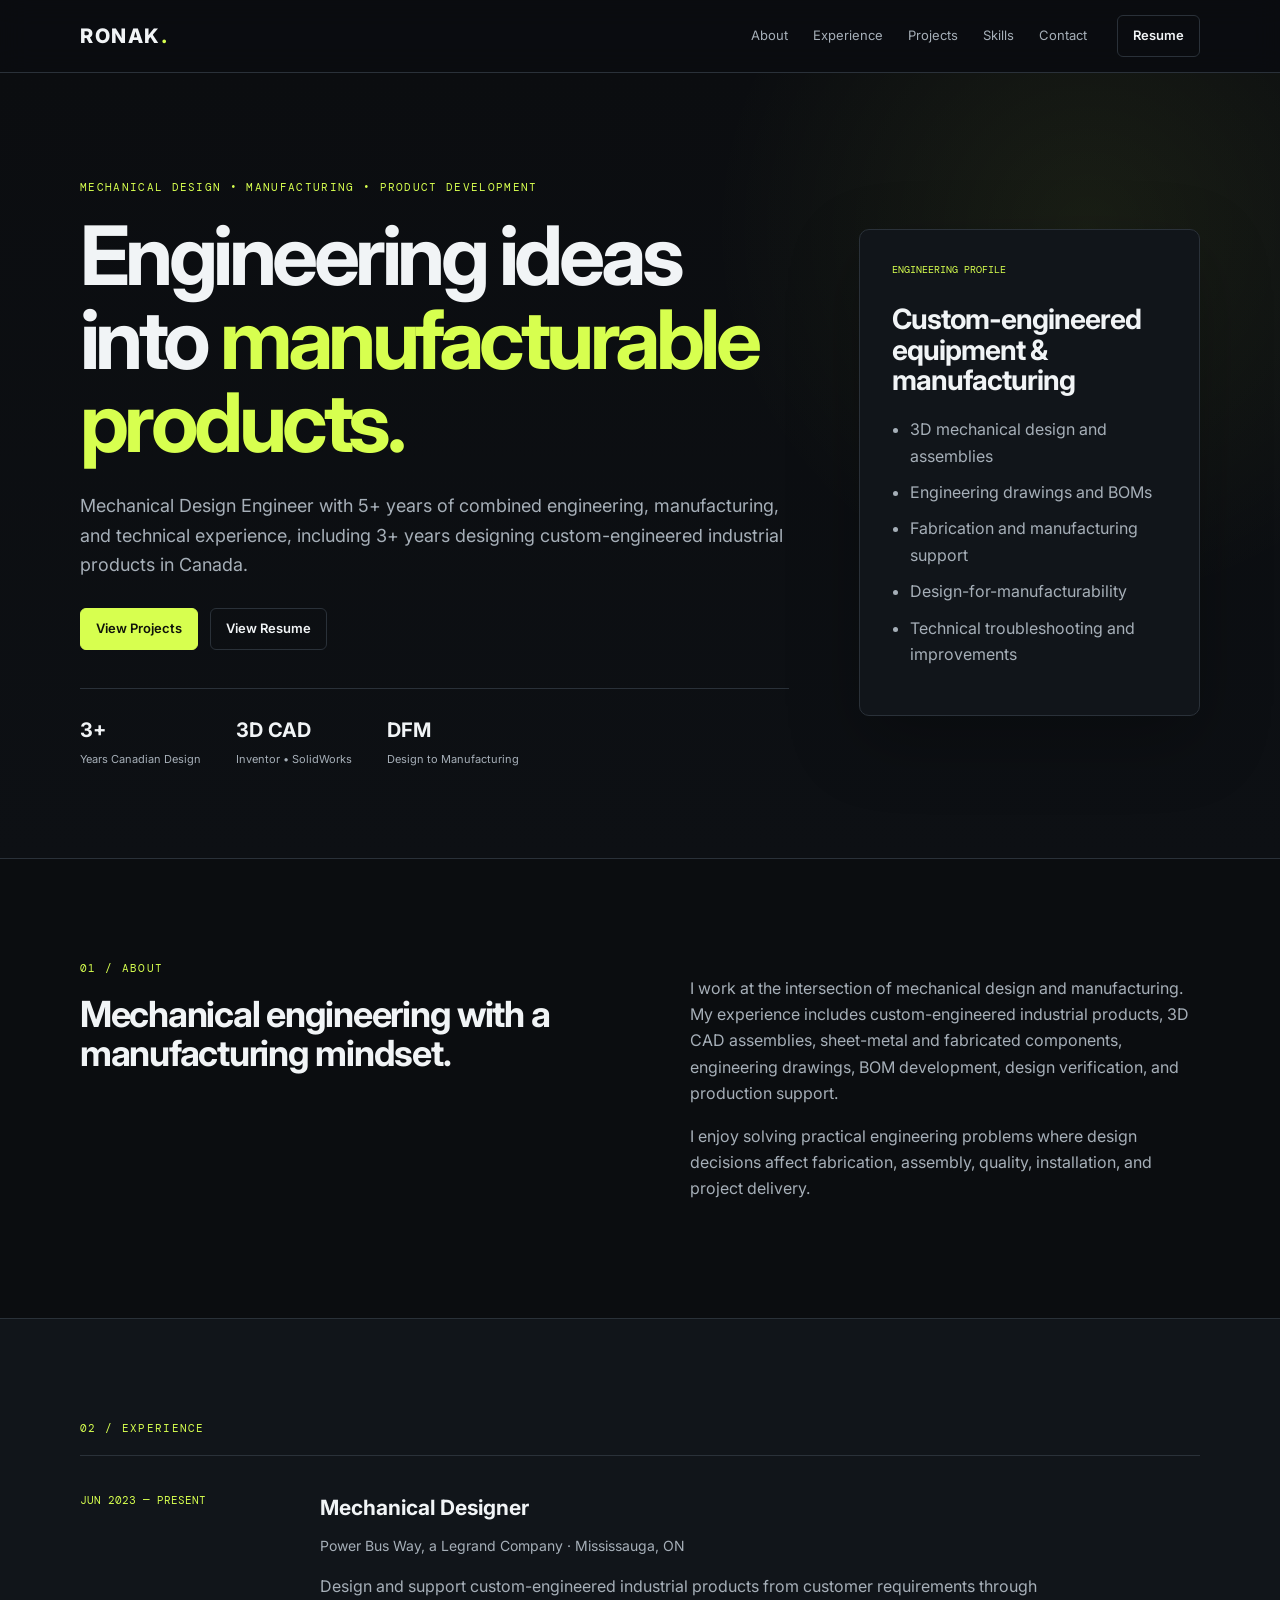
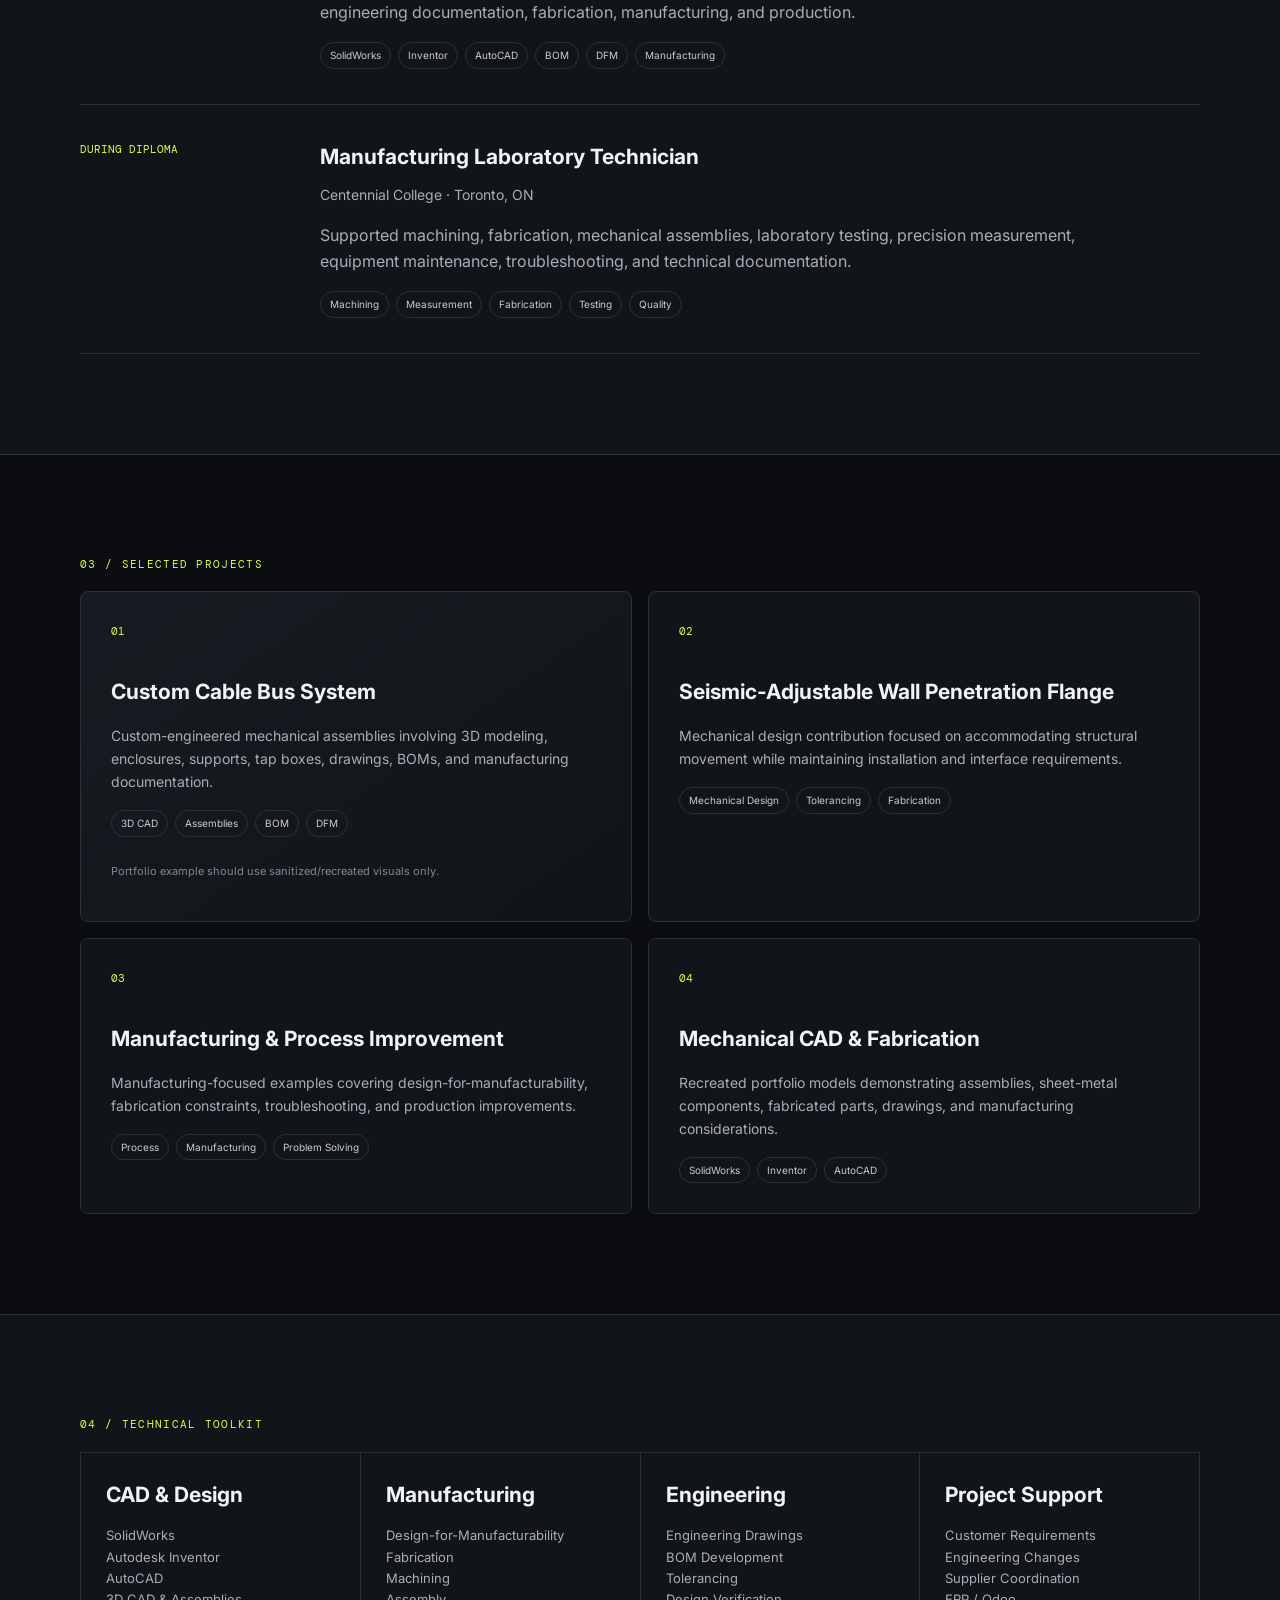
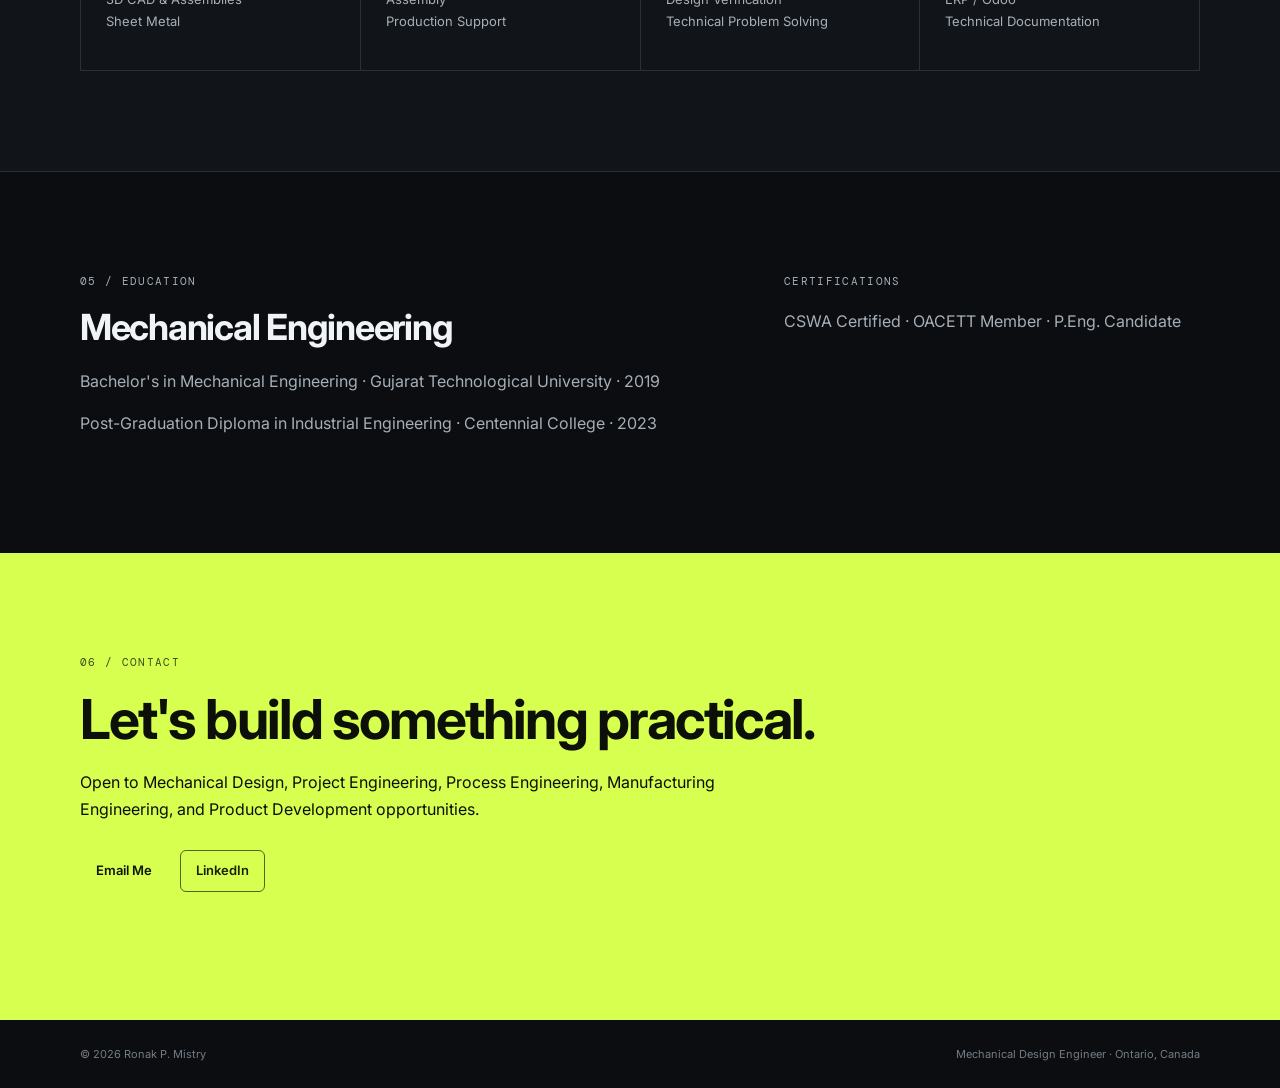
<file: index.html>
<!DOCTYPE html>
<html lang="en">
<head>
  <meta charset="UTF-8">
  <meta name="viewport" content="width=device-width, initial-scale=1.0">
  <meta name="description" content="Ronak P. Mistry - Mechanical Design Engineer portfolio">
  <title>Ronak P. Mistry | Mechanical Design Engineer</title>
  <link rel="stylesheet" href="assets/style.css">
</head>
<body>
<header class="site-header">
  <nav class="nav container">
    <a class="brand" href="#home">RONAK<span>.</span></a>
    <div class="nav-links">
      <a href="#about">About</a>
      <a href="#experience">Experience</a>
      <a href="#projects">Projects</a>
      <a href="#skills">Skills</a>
      <a href="#contact">Contact</a>
    </div>
    <a class="nav-button" href="resume.html">Resume</a>
  </nav>
</header>

<main id="home">
<section class="hero">
  <div class="container hero-grid">
    <div>
      <p class="eyebrow">MECHANICAL DESIGN • MANUFACTURING • PRODUCT DEVELOPMENT</p>
      <h1>Engineering ideas into <span>manufacturable products.</span></h1>
      <p class="hero-copy">
        Mechanical Design Engineer with 5+ years of combined engineering, manufacturing,
        and technical experience, including 3+ years designing custom-engineered industrial
        products in Canada.
      </p>
      <div class="hero-actions">
        <a class="button primary" href="#projects">View Projects</a>
        <a class="button secondary" href="resume.html">View Resume</a>
      </div>
      <div class="quick-stats">
        <div><strong>3+</strong><span>Years Canadian Design</span></div>
        <div><strong>3D CAD</strong><span>Inventor • SolidWorks</span></div>
        <div><strong>DFM</strong><span>Design to Manufacturing</span></div>
      </div>
    </div>
    <div class="hero-card">
      <div class="card-label">ENGINEERING PROFILE</div>
      <h2>Custom-engineered equipment & manufacturing</h2>
      <ul>
        <li>3D mechanical design and assemblies</li>
        <li>Engineering drawings and BOMs</li>
        <li>Fabrication and manufacturing support</li>
        <li>Design-for-manufacturability</li>
        <li>Technical troubleshooting and improvements</li>
      </ul>
    </div>
  </div>
</section>

<section id="about" class="section">
  <div class="container two-col">
    <div>
      <p class="eyebrow">01 / ABOUT</p>
      <h2>Mechanical engineering with a manufacturing mindset.</h2>
    </div>
    <div class="body-copy">
      <p>
        I work at the intersection of mechanical design and manufacturing. My experience
        includes custom-engineered industrial products, 3D CAD assemblies, sheet-metal and
        fabricated components, engineering drawings, BOM development, design verification,
        and production support.
      </p>
      <p>
        I enjoy solving practical engineering problems where design decisions affect
        fabrication, assembly, quality, installation, and project delivery.
      </p>
    </div>
  </div>
</section>

<section id="experience" class="section section-alt">
  <div class="container">
    <p class="eyebrow">02 / EXPERIENCE</p>
    <div class="timeline">
      <article class="timeline-item">
        <div class="timeline-date">JUN 2023 — PRESENT</div>
        <div>
          <h3>Mechanical Designer</h3>
          <p class="company">Power Bus Way, a Legrand Company · Mississauga, ON</p>
          <p>
            Design and support custom-engineered industrial products from customer
            requirements through engineering documentation, fabrication, manufacturing,
            and production.
          </p>
          <div class="tags">
            <span>SolidWorks</span><span>Inventor</span><span>AutoCAD</span>
            <span>BOM</span><span>DFM</span><span>Manufacturing</span>
          </div>
        </div>
      </article>
      <article class="timeline-item">
        <div class="timeline-date">DURING DIPLOMA</div>
        <div>
          <h3>Manufacturing Laboratory Technician</h3>
          <p class="company">Centennial College · Toronto, ON</p>
          <p>
            Supported machining, fabrication, mechanical assemblies, laboratory testing,
            precision measurement, equipment maintenance, troubleshooting, and technical documentation.
          </p>
          <div class="tags">
            <span>Machining</span><span>Measurement</span><span>Fabrication</span>
            <span>Testing</span><span>Quality</span>
          </div>
        </div>
      </article>
    </div>
  </div>
</section>

<section id="projects" class="section">
  <div class="container">
    <p class="eyebrow">03 / SELECTED PROJECTS</p>
    <div class="project-grid">
      <article class="project-card featured">
        <div class="project-number">01</div>
        <h3>Custom Cable Bus System</h3>
        <p>
          Custom-engineered mechanical assemblies involving 3D modeling, enclosures,
          supports, tap boxes, drawings, BOMs, and manufacturing documentation.
        </p>
        <div class="tags"><span>3D CAD</span><span>Assemblies</span><span>BOM</span><span>DFM</span></div>
        <p class="note">Portfolio example should use sanitized/recreated visuals only.</p>
      </article>

      <article class="project-card">
        <div class="project-number">02</div>
        <h3>Seismic-Adjustable Wall Penetration Flange</h3>
        <p>
          Mechanical design contribution focused on accommodating structural movement
          while maintaining installation and interface requirements.
        </p>
        <div class="tags"><span>Mechanical Design</span><span>Tolerancing</span><span>Fabrication</span></div>
      </article>

      <article class="project-card">
        <div class="project-number">03</div>
        <h3>Manufacturing & Process Improvement</h3>
        <p>
          Manufacturing-focused examples covering design-for-manufacturability,
          fabrication constraints, troubleshooting, and production improvements.
        </p>
        <div class="tags"><span>Process</span><span>Manufacturing</span><span>Problem Solving</span></div>
      </article>

      <article class="project-card">
        <div class="project-number">04</div>
        <h3>Mechanical CAD & Fabrication</h3>
        <p>
          Recreated portfolio models demonstrating assemblies, sheet-metal components,
          fabricated parts, drawings, and manufacturing considerations.
        </p>
        <div class="tags"><span>SolidWorks</span><span>Inventor</span><span>AutoCAD</span></div>
      </article>
    </div>
  </div>
</section>

<section id="skills" class="section section-alt">
  <div class="container">
    <p class="eyebrow">04 / TECHNICAL TOOLKIT</p>
    <div class="skills-grid">
      <div class="skill-group"><h3>CAD & Design</h3><p>SolidWorks<br>Autodesk Inventor<br>AutoCAD<br>3D CAD & Assemblies<br>Sheet Metal</p></div>
      <div class="skill-group"><h3>Manufacturing</h3><p>Design-for-Manufacturability<br>Fabrication<br>Machining<br>Assembly<br>Production Support</p></div>
      <div class="skill-group"><h3>Engineering</h3><p>Engineering Drawings<br>BOM Development<br>Tolerancing<br>Design Verification<br>Technical Problem Solving</p></div>
      <div class="skill-group"><h3>Project Support</h3><p>Customer Requirements<br>Engineering Changes<br>Supplier Coordination<br>ERP / Odoo<br>Technical Documentation</p></div>
    </div>
  </div>
</section>

<section class="section">
  <div class="container education">
    <div>
      <p class="eyebrow">05 / EDUCATION</p>
      <h2>Mechanical Engineering</h2>
      <p>Bachelor's in Mechanical Engineering · Gujarat Technological University · 2019</p>
      <p>Post-Graduation Diploma in Industrial Engineering · Centennial College · 2023</p>
    </div>
    <div>
      <p class="eyebrow">CERTIFICATIONS</p>
      <p>CSWA Certified · OACETT Member · P.Eng. Candidate</p>
    </div>
  </div>
</section>

<section id="contact" class="contact-section">
  <div class="container contact-inner">
    <p class="eyebrow">06 / CONTACT</p>
    <h2>Let's build something practical.</h2>
    <p>Open to Mechanical Design, Project Engineering, Process Engineering, Manufacturing Engineering, and Product Development opportunities.</p>
    <div class="hero-actions">
      <a class="button primary" href="mailto:ronak.mistry98@gmail.com">Email Me</a>
      <a class="button secondary" href="https://www.linkedin.com/in/ronak-mistry708/" target="_blank" rel="noopener">LinkedIn</a>
    </div>
  </div>
</section>
</main>

<footer class="footer">
  <div class="container">
    <span>© 2026 Ronak P. Mistry</span>
    <span>Mechanical Design Engineer · Ontario, Canada</span>
  </div>
</footer>
</body>
</html>
</file>
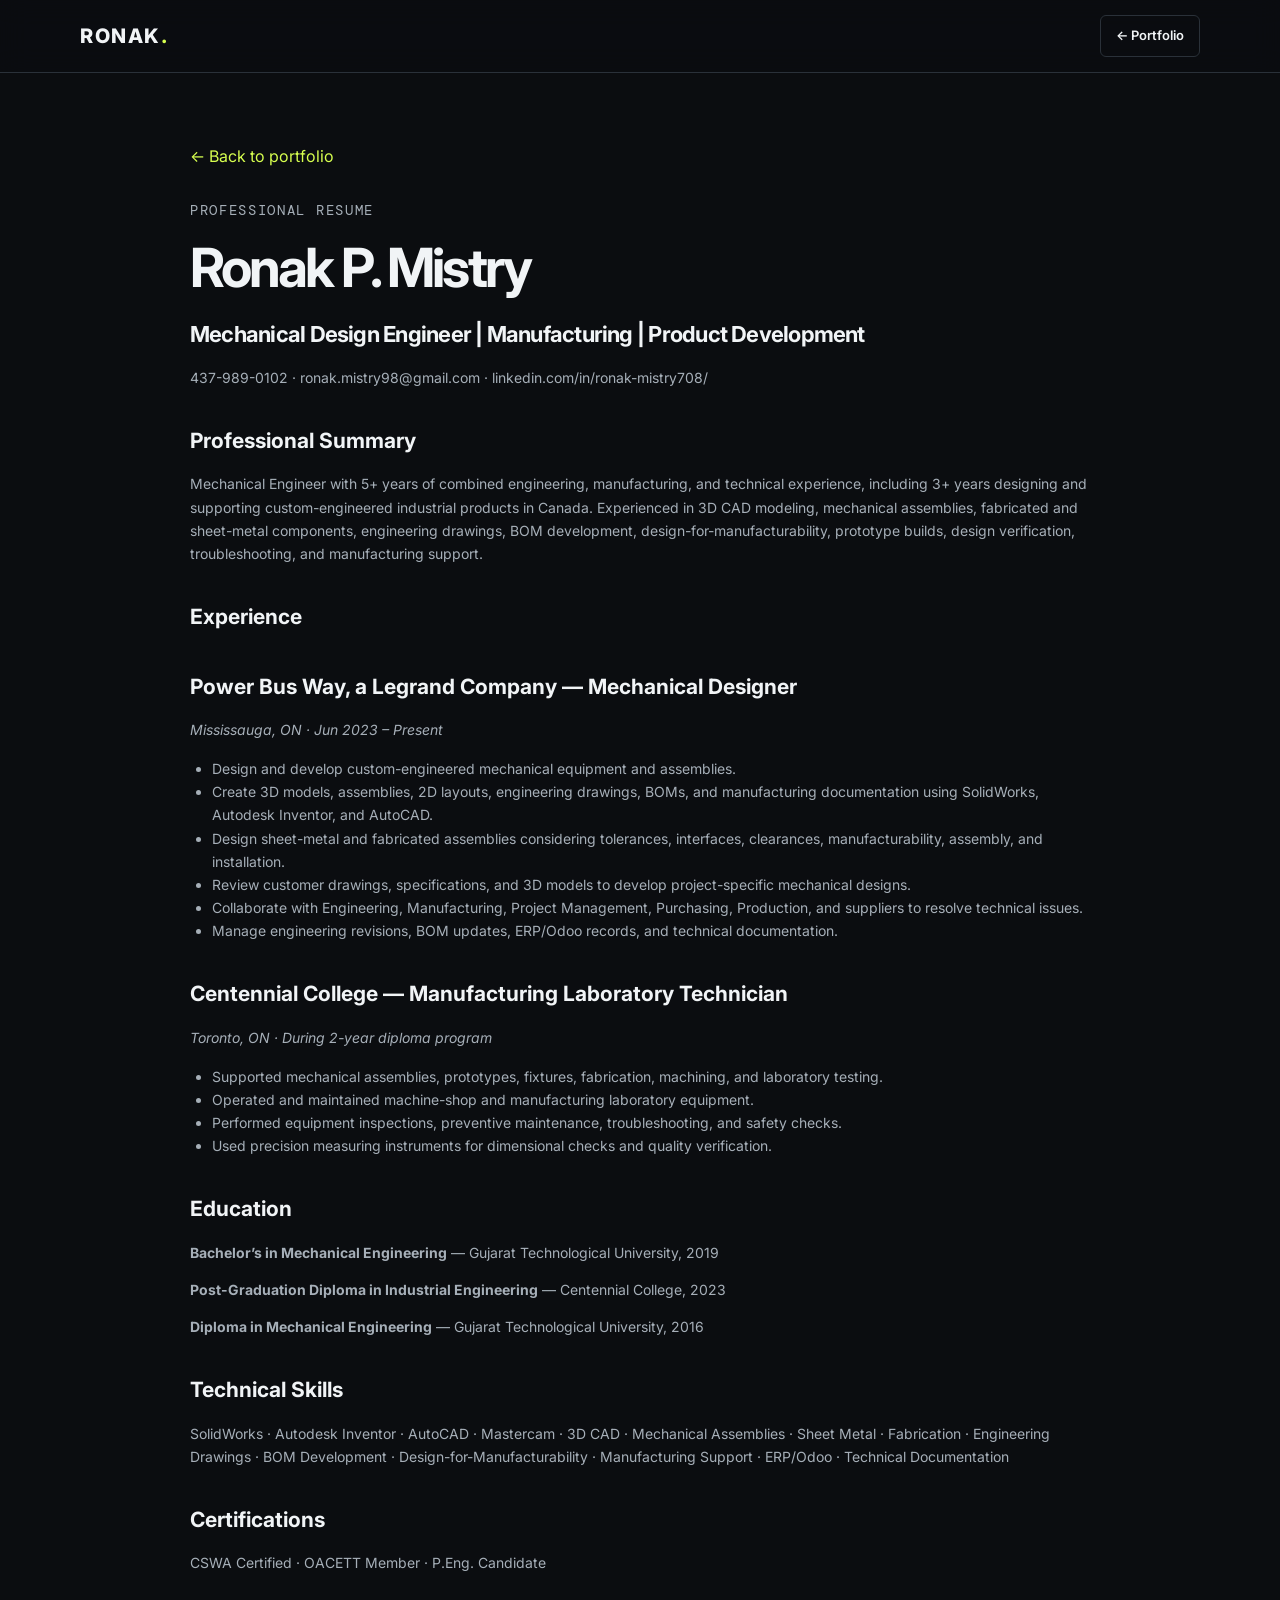
<file: resume.html>
<!DOCTYPE html>
<html lang="en">
<head>
<meta charset="UTF-8"><meta name="viewport" content="width=device-width, initial-scale=1.0">
<title>Ronak P. Mistry | Resume</title><link rel="stylesheet" href="assets/style.css">
<style>.resume{max-width:900px;margin:70px auto}.resume p,.resume li{color:var(--muted);font-size:14px}.resume h3{margin-top:35px}.resume ul{padding-left:22px}.back{display:inline-block;margin-bottom:30px;color:var(--accent)}</style>
</head>
<body>
<header class="site-header"><nav class="nav container"><a class="brand" href="index.html">RONAK<span>.</span></a><a class="nav-button" href="index.html">← Portfolio</a></nav></header>
<main class="resume container">
<a class="back" href="index.html">← Back to portfolio</a>
<p class="eyebrow">PROFESSIONAL RESUME</p>
<h1 style="font-size:54px">Ronak P. Mistry</h1>
<h2 style="font-size:22px">Mechanical Design Engineer | Manufacturing | Product Development</h2>
<p>437-989-0102 · ronak.mistry98@gmail.com · linkedin.com/in/ronak-mistry708/</p>

<h3>Professional Summary</h3>
<p>Mechanical Engineer with 5+ years of combined engineering, manufacturing, and technical experience, including 3+ years designing and supporting custom-engineered industrial products in Canada. Experienced in 3D CAD modeling, mechanical assemblies, fabricated and sheet-metal components, engineering drawings, BOM development, design-for-manufacturability, prototype builds, design verification, troubleshooting, and manufacturing support.</p>

<h3>Experience</h3>
<h3>Power Bus Way, a Legrand Company — Mechanical Designer</h3>
<p><em>Mississauga, ON · Jun 2023 – Present</em></p>
<ul>
<li>Design and develop custom-engineered mechanical equipment and assemblies.</li>
<li>Create 3D models, assemblies, 2D layouts, engineering drawings, BOMs, and manufacturing documentation using SolidWorks, Autodesk Inventor, and AutoCAD.</li>
<li>Design sheet-metal and fabricated assemblies considering tolerances, interfaces, clearances, manufacturability, assembly, and installation.</li>
<li>Review customer drawings, specifications, and 3D models to develop project-specific mechanical designs.</li>
<li>Collaborate with Engineering, Manufacturing, Project Management, Purchasing, Production, and suppliers to resolve technical issues.</li>
<li>Manage engineering revisions, BOM updates, ERP/Odoo records, and technical documentation.</li>
</ul>

<h3>Centennial College — Manufacturing Laboratory Technician</h3>
<p><em>Toronto, ON · During 2-year diploma program</em></p>
<ul>
<li>Supported mechanical assemblies, prototypes, fixtures, fabrication, machining, and laboratory testing.</li>
<li>Operated and maintained machine-shop and manufacturing laboratory equipment.</li>
<li>Performed equipment inspections, preventive maintenance, troubleshooting, and safety checks.</li>
<li>Used precision measuring instruments for dimensional checks and quality verification.</li>
</ul>

<h3>Education</h3>
<p><strong>Bachelor’s in Mechanical Engineering</strong> — Gujarat Technological University, 2019</p>
<p><strong>Post-Graduation Diploma in Industrial Engineering</strong> — Centennial College, 2023</p>
<p><strong>Diploma in Mechanical Engineering</strong> — Gujarat Technological University, 2016</p>

<h3>Technical Skills</h3>
<p>SolidWorks · Autodesk Inventor · AutoCAD · Mastercam · 3D CAD · Mechanical Assemblies · Sheet Metal · Fabrication · Engineering Drawings · BOM Development · Design-for-Manufacturability · Manufacturing Support · ERP/Odoo · Technical Documentation</p>

<h3>Certifications</h3>
<p>CSWA Certified · OACETT Member · P.Eng. Candidate</p>
</main>
</body></html>
</file>
<file: assets/style.css>
@import url('https://fonts.googleapis.com/css2?family=DM+Mono:wght@400;500&family=Inter:wght@400;500;600;700;800&display=swap');

:root{
  --bg:#0b0d10; --surface:#11151a; --surface2:#171c22; --text:#f1f4f6;
  --muted:#a6afb8; --line:#2a3139; --accent:#d7ff4f; --max:1120px;
}
*{box-sizing:border-box}
html{scroll-behavior:smooth}
body{margin:0;background:var(--bg);color:var(--text);font-family:Inter,Arial,sans-serif;line-height:1.65}
a{color:inherit;text-decoration:none}
.container{width:min(calc(100% - 40px),var(--max));margin:auto}
.site-header{position:sticky;top:0;z-index:20;background:rgba(11,13,16,.88);backdrop-filter:blur(14px);border-bottom:1px solid var(--line)}
.nav{height:72px;display:flex;align-items:center;gap:30px}
.brand{font-weight:800;letter-spacing:.08em;font-size:20px;margin-right:auto}
.brand span{color:var(--accent)}
.nav-links{display:flex;gap:25px;font-size:13px;color:var(--muted)}
.nav-links a:hover{color:var(--text)}
.nav-button,.button{border:1px solid var(--line);padding:9px 15px;border-radius:6px;font-size:13px;font-weight:600}
.nav-button:hover,.secondary:hover{border-color:#66717d}
.hero{padding:105px 0 90px;border-bottom:1px solid var(--line);background:
  radial-gradient(circle at 85% 20%,rgba(215,255,79,.07),transparent 30%),
  linear-gradient(180deg,#0b0d10,#0d1014)}
.hero-grid{display:grid;grid-template-columns:1.35fr .65fr;gap:70px;align-items:center}
.eyebrow{font-family:"DM Mono",monospace;font-size:11px;letter-spacing:.12em;color:var(--accent);margin:0 0 18px}
h1{font-size:clamp(45px,7vw,82px);line-height:1.02;letter-spacing:-.055em;margin:0 0 26px;max-width:850px}
h1 span{color:var(--accent)}
h2{font-size:36px;line-height:1.1;letter-spacing:-.035em;margin:0 0 20px}
h3{font-size:21px;margin:0 0 8px}
.hero-copy{font-size:18px;color:var(--muted);max-width:720px}
.hero-actions{display:flex;gap:12px;margin:28px 0}
.primary{background:var(--accent);color:#10130a;border-color:var(--accent)}
.primary:hover{filter:brightness(.94)}
.secondary{background:transparent}
.quick-stats{display:flex;gap:35px;margin-top:38px;padding-top:25px;border-top:1px solid var(--line)}
.quick-stats div{display:flex;flex-direction:column}
.quick-stats strong{font-size:20px}
.quick-stats span{font-size:11px;color:var(--muted);margin-top:3px}
.hero-card{background:var(--surface);border:1px solid var(--line);padding:32px;border-radius:10px;box-shadow:0 25px 70px rgba(0,0,0,.25)}
.card-label{font-family:"DM Mono",monospace;color:var(--accent);font-size:10px;margin-bottom:25px}
.hero-card h2{font-size:28px}
.hero-card ul{padding-left:18px;color:var(--muted)}
.hero-card li{margin:10px 0}
.section{padding:100px 0}
.section-alt{background:var(--surface);border-top:1px solid var(--line);border-bottom:1px solid var(--line)}
.two-col{display:grid;grid-template-columns:1fr 1fr;gap:100px}
.body-copy{color:var(--muted);font-size:16px}
.timeline{border-top:1px solid var(--line)}
.timeline-item{display:grid;grid-template-columns:200px 1fr;gap:40px;padding:35px 0;border-bottom:1px solid var(--line)}
.timeline-date{font-family:"DM Mono",monospace;font-size:11px;color:var(--accent)}
.company{color:var(--muted);margin:0 0 15px;font-size:14px}
.timeline-item p:not(.company){color:var(--muted);max-width:800px}
.tags{display:flex;flex-wrap:wrap;gap:7px;margin-top:17px}
.tags span{border:1px solid var(--line);border-radius:100px;padding:4px 9px;font-size:10px;color:#c5cdd4}
.project-grid{display:grid;grid-template-columns:repeat(2,1fr);gap:16px}
.project-card{min-height:270px;background:var(--surface);border:1px solid var(--line);padding:30px;border-radius:8px;transition:.2s}
.project-card:hover{transform:translateY(-3px);border-color:#4b5661}
.project-card.featured{background:linear-gradient(145deg,#161c21,#101419)}
.project-number{font-family:"DM Mono",monospace;color:var(--accent);font-size:11px;margin-bottom:35px}
.project-card p{color:var(--muted);font-size:14px}
.note{font-size:11px!important;color:#7f8993!important;margin-top:25px}
.skills-grid{display:grid;grid-template-columns:repeat(4,1fr);gap:1px;background:var(--line);border:1px solid var(--line)}
.skill-group{background:var(--surface);padding:25px;min-height:190px}
.skill-group p{color:var(--muted);font-size:13px}
.education{display:grid;grid-template-columns:1.5fr 1fr;gap:80px}
.education p{color:var(--muted)}
.contact-section{padding:100px 0;background:var(--accent);color:#0c1008}
.contact-section .eyebrow{color:#3d4c1a}
.contact-section h2{font-size:55px}
.contact-section p:not(.eyebrow){max-width:700px}
.contact-section .secondary{border-color:#53621d;color:#182008}
.footer{padding:25px 0;color:#737d86;font-size:11px}
.footer .container{display:flex;justify-content:space-between}
@media(max-width:800px){
  .nav-links{display:none}.hero{padding:70px 0}.hero-grid,.two-col,.education{grid-template-columns:1fr;gap:45px}
  .timeline-item{grid-template-columns:1fr;gap:10px}.project-grid{grid-template-columns:1fr}
  .skills-grid{grid-template-columns:1fr 1fr}.quick-stats{gap:20px;flex-wrap:wrap}
  .contact-section h2{font-size:40px}
}
@media(max-width:520px){
  .container{width:min(calc(100% - 28px),var(--max))}
  .hero-card{padding:22px}.skills-grid{grid-template-columns:1fr}.footer .container{flex-direction:column;gap:5px}
}
</file>
